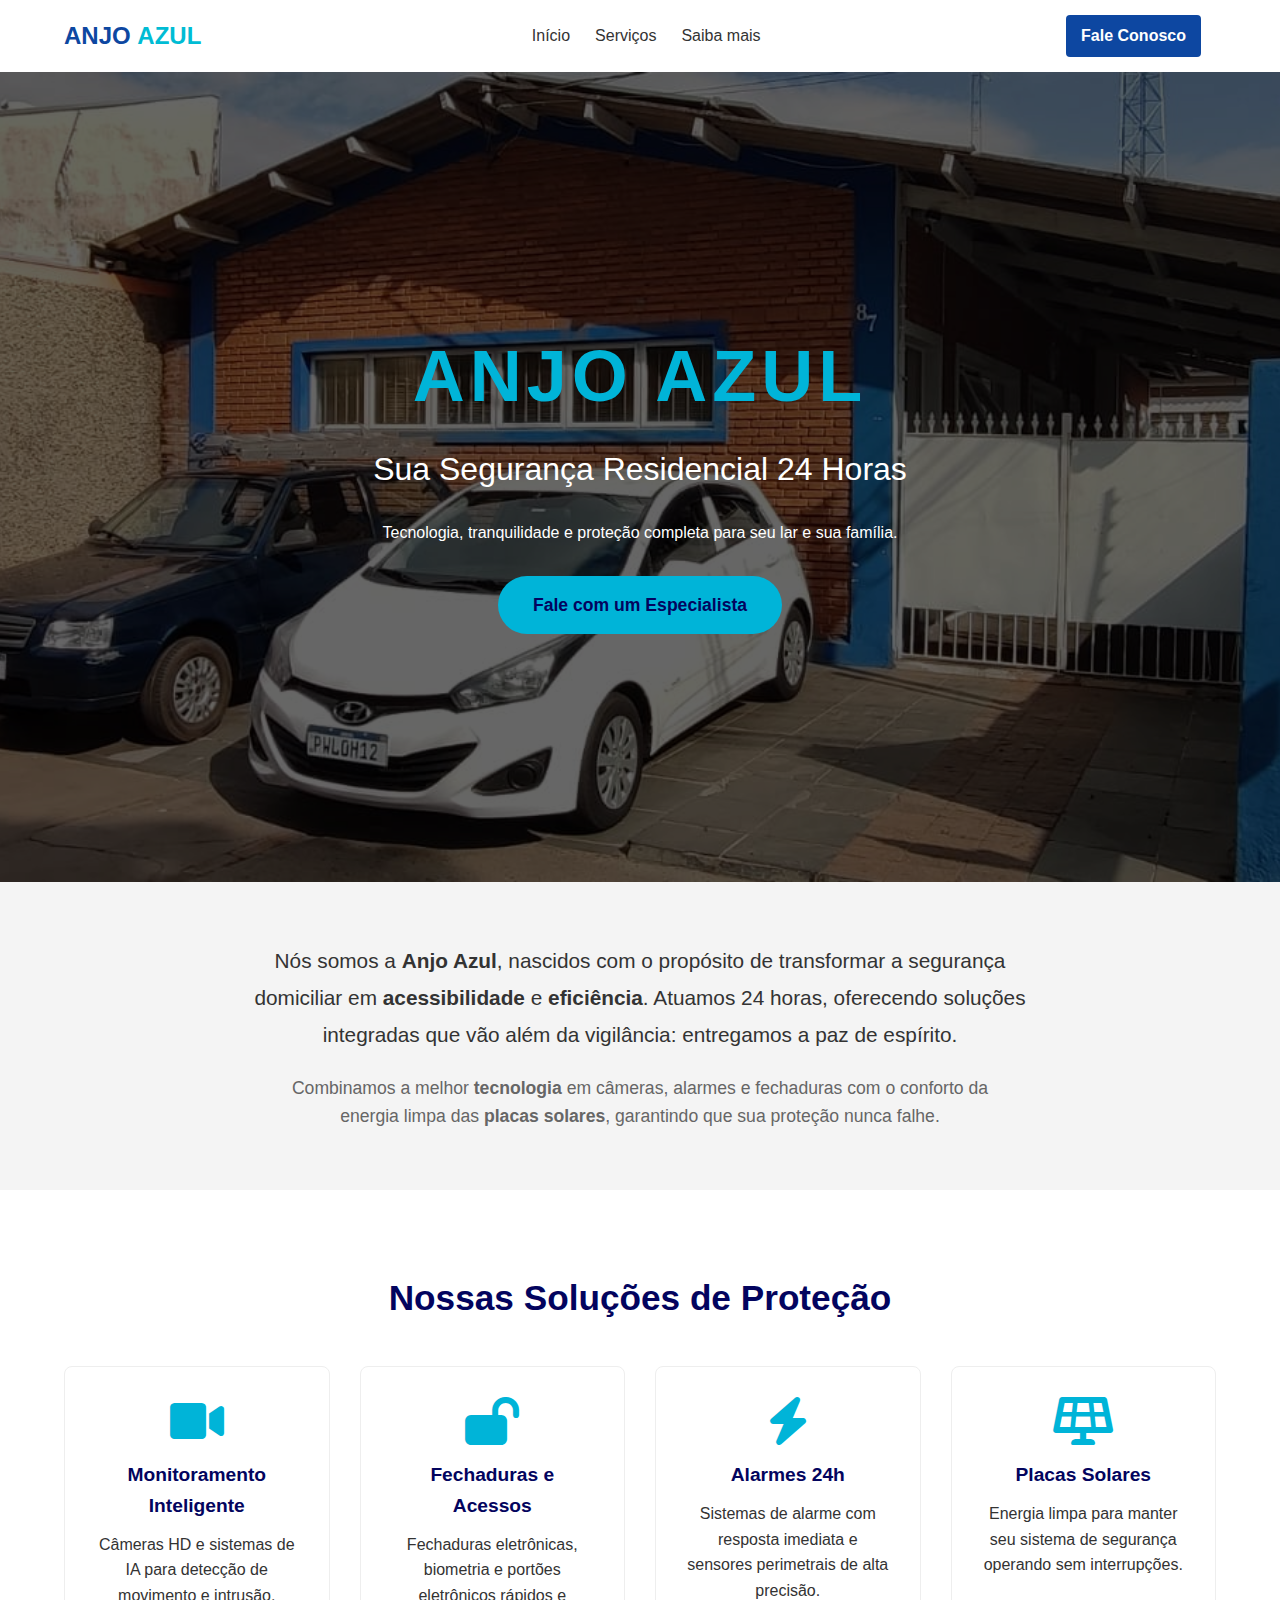
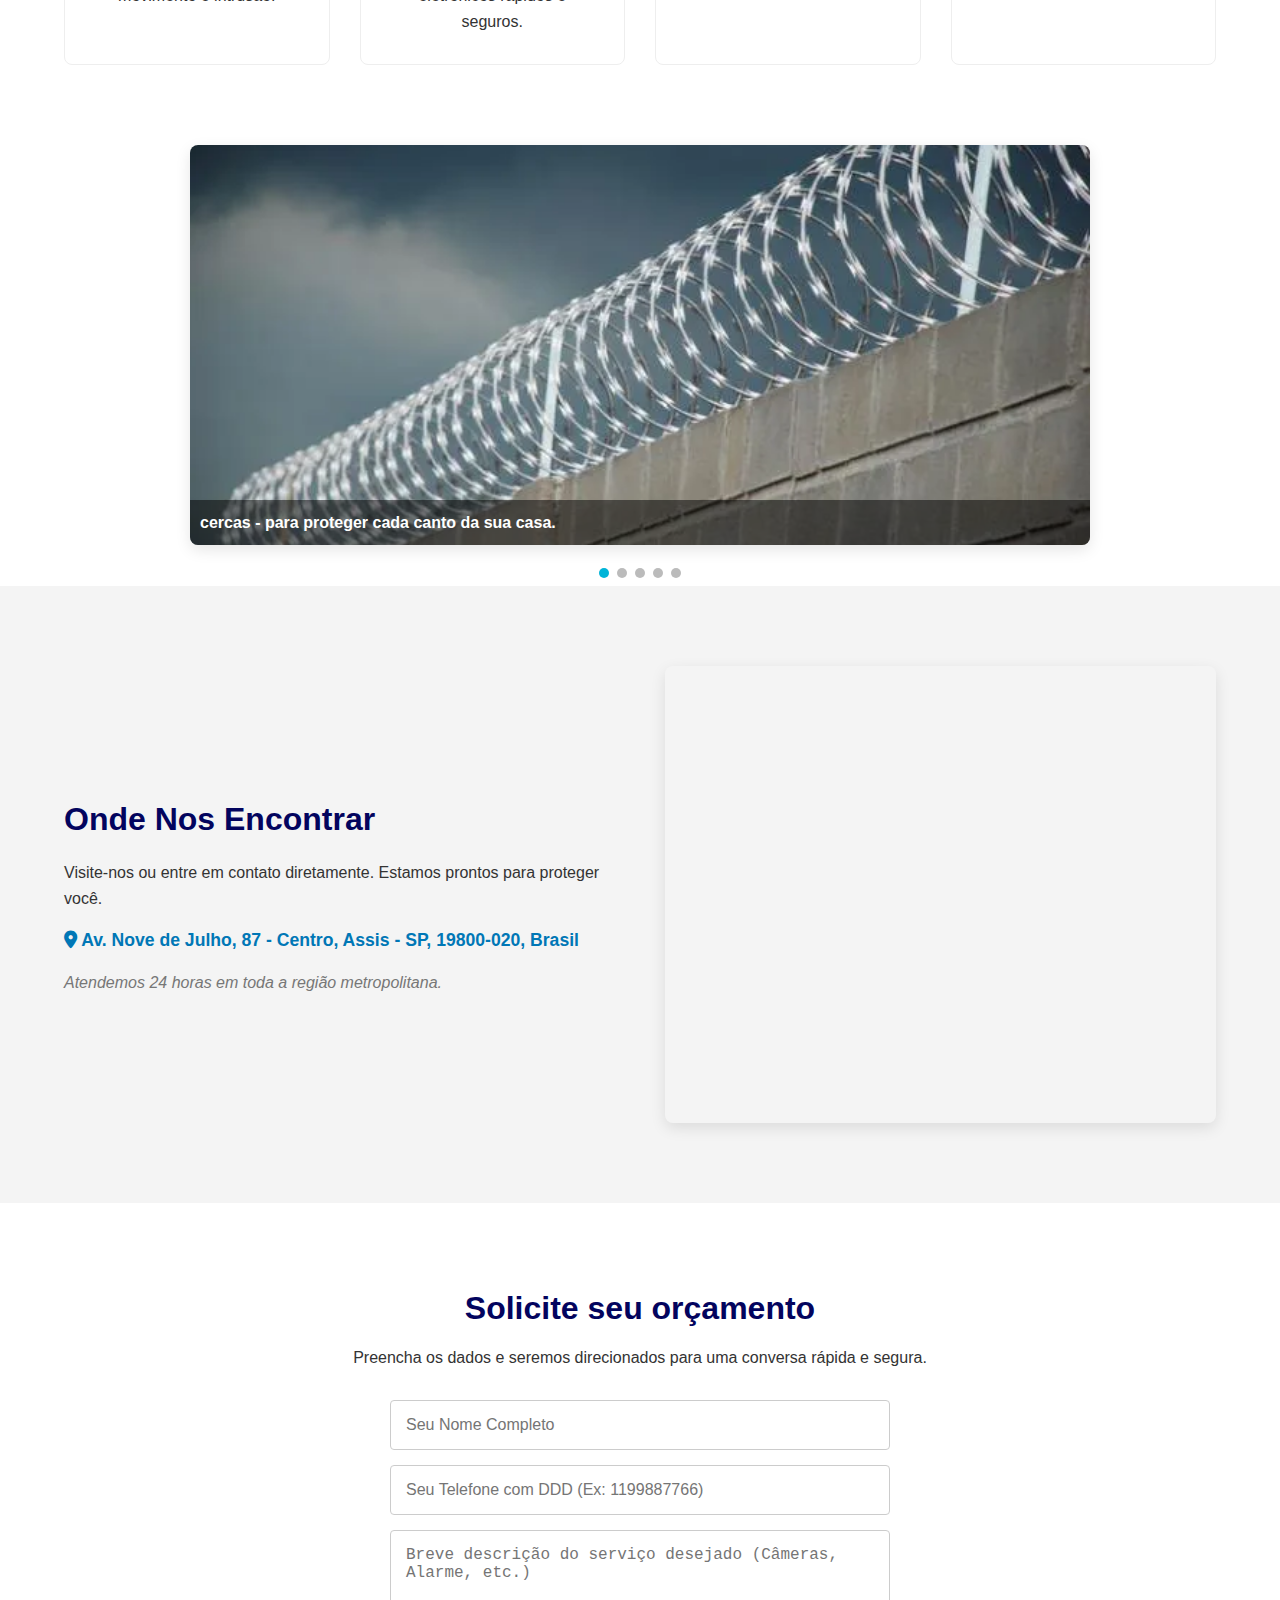
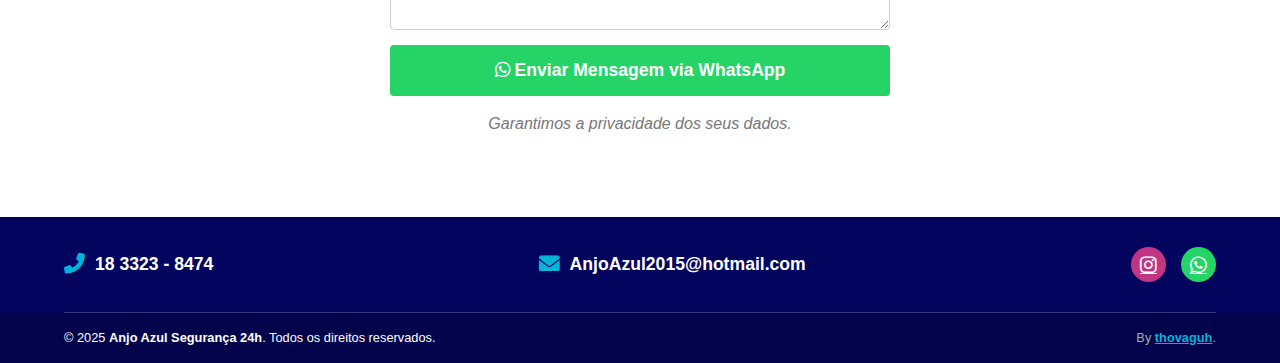
<file: index.html>
<!DOCTYPE html>
<html lang="pt-br">
  <head>
    <meta charset="UTF-8" />
    <meta name="viewport" content="width=device-width, initial-scale=1.0" />
    <title>Anjo Azul 24h - Segurança Residencial</title>
    <link rel="stylesheet" href="styles.css" />
    <link
      rel="stylesheet"
      href="https://cdnjs.cloudflare.com/ajax/libs/font-awesome/6.0.0-beta3/css/all.min.css"
    />
    <link rel="shortcut icon" href="imagens/aguia.png" type="image/x-icon" />
  </head>
  <body>
    <header class="header">
      <div class="container">
        <div class="logo">ANJO <strong>AZUL</strong></div>
        <nav class="nav">
          <ul>
            <li><a href="index.html">Início</a></li>
            <li><a href="#services-section">Serviços</a></li>
            <li><a href="protecao.html">Saiba mais</a></li>
          </ul>
        </nav>
        <div class="header-actions">
          <a href="#contact-section" class="btn-contact">Fale Conosco </a>
        </div>
      </div>
    </header>

    <main>
      <section class="anjo-azul-hero">
        <div class="hero-overlay"></div>
        <div class="container hero-content-anjo">
          <h1 class="animate-in">ANJO AZUL</h1>
          <h2 class="animate-in">Sua Segurança Residencial 24 Horas</h2>
          <p class="animate-in">
            Tecnologia, tranquilidade e proteção completa para seu lar e sua
            família.
          </p>
          <a href="#contact-form-section" class="btn-hero-cta animate-in"
            >Fale com um Especialista
          </a>
        </div>
      </section>

      <section class="about-anjo-azul">
        <div class="container">
          <p class="about-text">
            Nós somos a <strong>Anjo Azul</strong>, nascidos com o propósito de
            transformar a segurança domiciliar em
            <strong>acessibilidade</strong> e <strong>eficiência</strong>.
            Atuamos 24 horas, oferecendo soluções integradas que vão além da
            vigilância: entregamos a paz de espírito.
          </p>
          <p class="about-text-secondary">
            Combinamos a melhor <strong>tecnologia</strong> em câmeras, alarmes
            e fechaduras com o conforto da energia limpa das
            <strong>placas solares</strong>, garantindo que sua proteção nunca
            falhe.
          </p>
        </div>
      </section>

      <section id="services-section" class="services-anjo-azul">
        <div class="container">
          <h3>Nossas Soluções de Proteção</h3>
          <div class="services-grid">
            <div class="service-card">
              <i class="fas fa-video"></i>
              <h4>Monitoramento Inteligente</h4>
              <p>
                Câmeras HD e sistemas de IA para detecção de movimento e
                intrusão.
              </p>
            </div>
            <div class="service-card">
              <i class="fas fa-lock-open"></i>
              <h4>Fechaduras e Acessos</h4>
              <p>
                Fechaduras eletrônicas, biometria e portões eletrônicos rápidos
                e seguros.
              </p>
            </div>
            <div class="service-card">
              <i class="fas fa-bolt"></i>
              <h4>Alarmes 24h</h4>
              <p>
                Sistemas de alarme com resposta imediata e sensores perimetrais
                de alta precisão.
              </p>
            </div>
            <div class="service-card">
              <i class="fas fa-solar-panel"></i>
              <h4>Placas Solares</h4>
              <p>
                Energia limpa para manter seu sistema de segurança operando sem
                interrupções.
              </p>
            </div>
          </div>
        </div>
      </section>
      <div class="carousel-container">
        <div class="carousel-track" id="photo-track">
          <div class="carousel-item">
            <img
              src="imagens/editar slides com gemini para direitos autorais/cercas.webp"
              alt="Estrutura da Sede Anjo Azul"
            />
            <p>cercas - para proteger cada canto da sua casa.</p>
          </div>
          <div class="carousel-item">
            <img
              src="imagens/editar slides com gemini para direitos autorais/instalarplacasolar.jpeg"
              alt="Exemplo de Câmera de Segurança"
            />
            <p>Placas solares - reduza suas contas de luz.</p>
          </div>
          <div class="carousel-item">
            <img
              src="imagens/editar slides com gemini para direitos autorais/instalarcameras.png"
              alt="Instalação de Alarmes"
            />
            <p>Cameras de alto padrão - monitoramento 24h.</p>
          </div>
          <div class="carousel-item">
            <img
              src="imagens/editar slides com gemini para direitos autorais/alarmes.webp"
              alt="Exemplo de Câmera de Segurança"
            />
            <p>alarmes - para deixar voce mais seguro.</p>
          </div>
          <div class="carousel-item">
            <img
              src="imagens/editar slides com gemini para direitos autorais/interfones.jpg"
              alt="Exemplo de Câmera de Segurança"
            />
            <p>interfones - segurança de ponta a ponta.</p>
          </div>
        </div>
      </div>

      <div class="carousel-dots" id="carousel-dots"></div>

      <section class="location-map">
        <div class="container map-grid">
          <div class="location-info">
            <h3>Onde Nos Encontrar</h3>
            <p>
              Visite-nos ou entre em contato diretamente. Estamos prontos para
              proteger você.
            </p>
            <p class="address">
              <i class="fas fa-map-marker-alt"></i> Av. Nove de Julho, 87 -
              Centro, Assis - SP, 19800-020, Brasil
            </p>
            <p class="address-note">
              Atendemos 24 horas em toda a região metropolitana.
            </p>
          </div>
          <div class="map-embed">
            <iframe
              src="https://www.google.com/maps/embed?pb=!1m18!1m12!1m3!1d3681.7422068638484!2d-50.42531582381345!3d-22.663398329219678!2m3!1f0!2f0!3f0!3m2!1i1024!2i768!4f13.1!3m3!1m2!1s0x949539848f2cb573%3A0x77849037f705a284!2sAnjo%20Azul!5e0!3m2!1spt-BR!2sbr!4v1761237423068!5m2!1spt-BR!2sbr"
              width="600"
              height="450"
              style="border: 0"
              allowfullscreen=""
              loading="lazy"
              referrerpolicy="no-referrer-when-downgrade"
            ></iframe>
          </div>
        </div>
      </section>

      <section id="contact-form-section" class="contact-form-whatsapp">
        <div class="container">
          <h3>Solicite seu orçamento</h3>
          <p>
            Preencha os dados e seremos direcionados para uma conversa rápida e
            segura.
          </p>

          <form id="whatsapp-form" class="whatsapp-form">
            <input
              type="text"
              name="nome"
              placeholder="Seu Nome Completo"
              required
            />
            <input
              type="tel"
              name="telefone"
              placeholder="Seu Telefone com DDD (Ex: 1199887766)"
              required
            />
            <textarea
              name="mensagem"
              placeholder="Breve descrição do serviço desejado (Câmeras, Alarme, etc.)"
              required
            ></textarea>

            <button type="submit" class="btn-whatsapp">
              <i class="fab fa-whatsapp"></i> Enviar Mensagem via WhatsApp
            </button>
          </form>

          <p class="form-note">Garantimos a privacidade dos seus dados.</p>
        </div>
      </section>
    </main>

    <footer class="footer-anjo-azul">
      <div class="container footer-grid">
        <div class="footer-contact-item">
          <i class="fas fa-phone-alt"></i>
          <a href="tel:+551833238474" class="footer-link"
            ><strong>18 3323 - 8474</strong></a
          >
        </div>

        <div class="footer-contact-item">
          <i class="fas fa-envelope"></i>
          <a href="mailto:AnjoAzul2015@hotmail.com" class="footer-link"
            ><strong>AnjoAzul2015@hotmail.com</strong></a
          >
        </div>

        <div class="social-links-footer">
          <a
            href="https://www.instagram.com/anjo__azull/"
            target="_blank"
            class="social-icon-footer instagram-bg"
            aria-label="Instagram"
            ><i class="fab fa-instagram"></i
          ></a>
          <a
            href="https://wa.me/5518997441247"
            target="_blank"
            class="social-icon-footer whatsapp-bg"
            aria-label="WhatsApp"
            ><i class="fab fa-whatsapp"></i
          ></a>
        </div>
      </div>

      <div class="rights-bar">
        <div class="container">
          <p>
            &copy; 2025 <strong>Anjo Azul Segurança 24h</strong>. Todos os
            direitos reservados.
          </p>
          <p class="creator-note">
            By
            <strong
              ><a href="mailto:gusthavoerick09@gmail.com">thovaguh</a></strong
            >.
          </p>
        </div>
      </div>
    </footer>
    <script>
      // parte das fotos
      const track = document.getElementById("photo-track");
      const dotsContainer = document.getElementById("carousel-dots");

      // Verificamos se o carrossel existe antes de tentar manipulá-lo
      if (track) {
        const items = track.querySelectorAll(".carousel-item");
        const totalItems = items.length;
        let currentIndex = 0;
        const intervalTime = 1000; // Tempo em milissegundos (4 segundos)
        let slideInterval;

        // Função para ir diretamente a um slide
        function goToSlide(index) {
          currentIndex = index;
          updateCarousel();
          // Reseta o temporizador para que o slide automático não pule
          clearInterval(slideInterval);
          slideInterval = setInterval(nextSlide, intervalTime);
        }

        // Função para ir para o próximo slide
        function nextSlide() {
          currentIndex++;
          if (currentIndex >= totalItems) {
            currentIndex = 0; // Volta ao início (efeito infinito)
          }
          updateCarousel();
        }

        // Função que aplica a transformação CSS e atualiza os dots
        function updateCarousel() {
          const offset = -currentIndex * 100;
          track.style.transform = `translateX(${offset}%)`;
          updateDots();
        }

        // Cria os dots de navegação e os atualiza
        function updateDots() {
          dotsContainer.innerHTML = "";
          for (let i = 0; i < totalItems; i++) {
            const dot = document.createElement("span");
            dot.classList.add("dot");
            if (i === currentIndex) {
              dot.classList.add("active");
            }
            dot.onclick = () => goToSlide(i);
            dotsContainer.appendChild(dot);
          }
        }

        // Inicializa o carrossel
        updateCarousel();
        slideInterval = setInterval(nextSlide, intervalTime);

        // Pausar o slide quando o mouse estiver sobre o carrossel
        const carouselContainer = document.querySelector(".carousel-container");
        carouselContainer.addEventListener("mouseenter", () =>
          clearInterval(slideInterval)
        );
        carouselContainer.addEventListener(
          "mouseleave",
          () => (slideInterval = setInterval(nextSlide, intervalTime))
        );
      }

      // LÓGICA DO WHATSAPP
      const whatsappForm = document.getElementById("whatsapp-form");
      if (whatsappForm) {
        whatsappForm.addEventListener("submit", function (event) {
          event.preventDefault();

          const nome = document.querySelector('input[name="nome"]').value;
          const telefone = document.querySelector(
            'input[name="telefone"]'
          ).value;
          const mensagem = document.querySelector(
            'textarea[name="mensagem"]'
          ).value;

          const numeroWhatsApp = "551199887766";

          const textoMensagem = `Olá, Anjo Azul! Meu nome é ${nome} e meu telefone é ${telefone}. Gostaria de um orçamento para: ${mensagem}`;

          const linkWhatsApp = `https://wa.me/${numeroWhatsApp}?text=${encodeURIComponent(
            textoMensagem
          )}`;

          window.open(linkWhatsApp, "_blank");
        });
      }
    </script>
  </body>
</html>
</file>
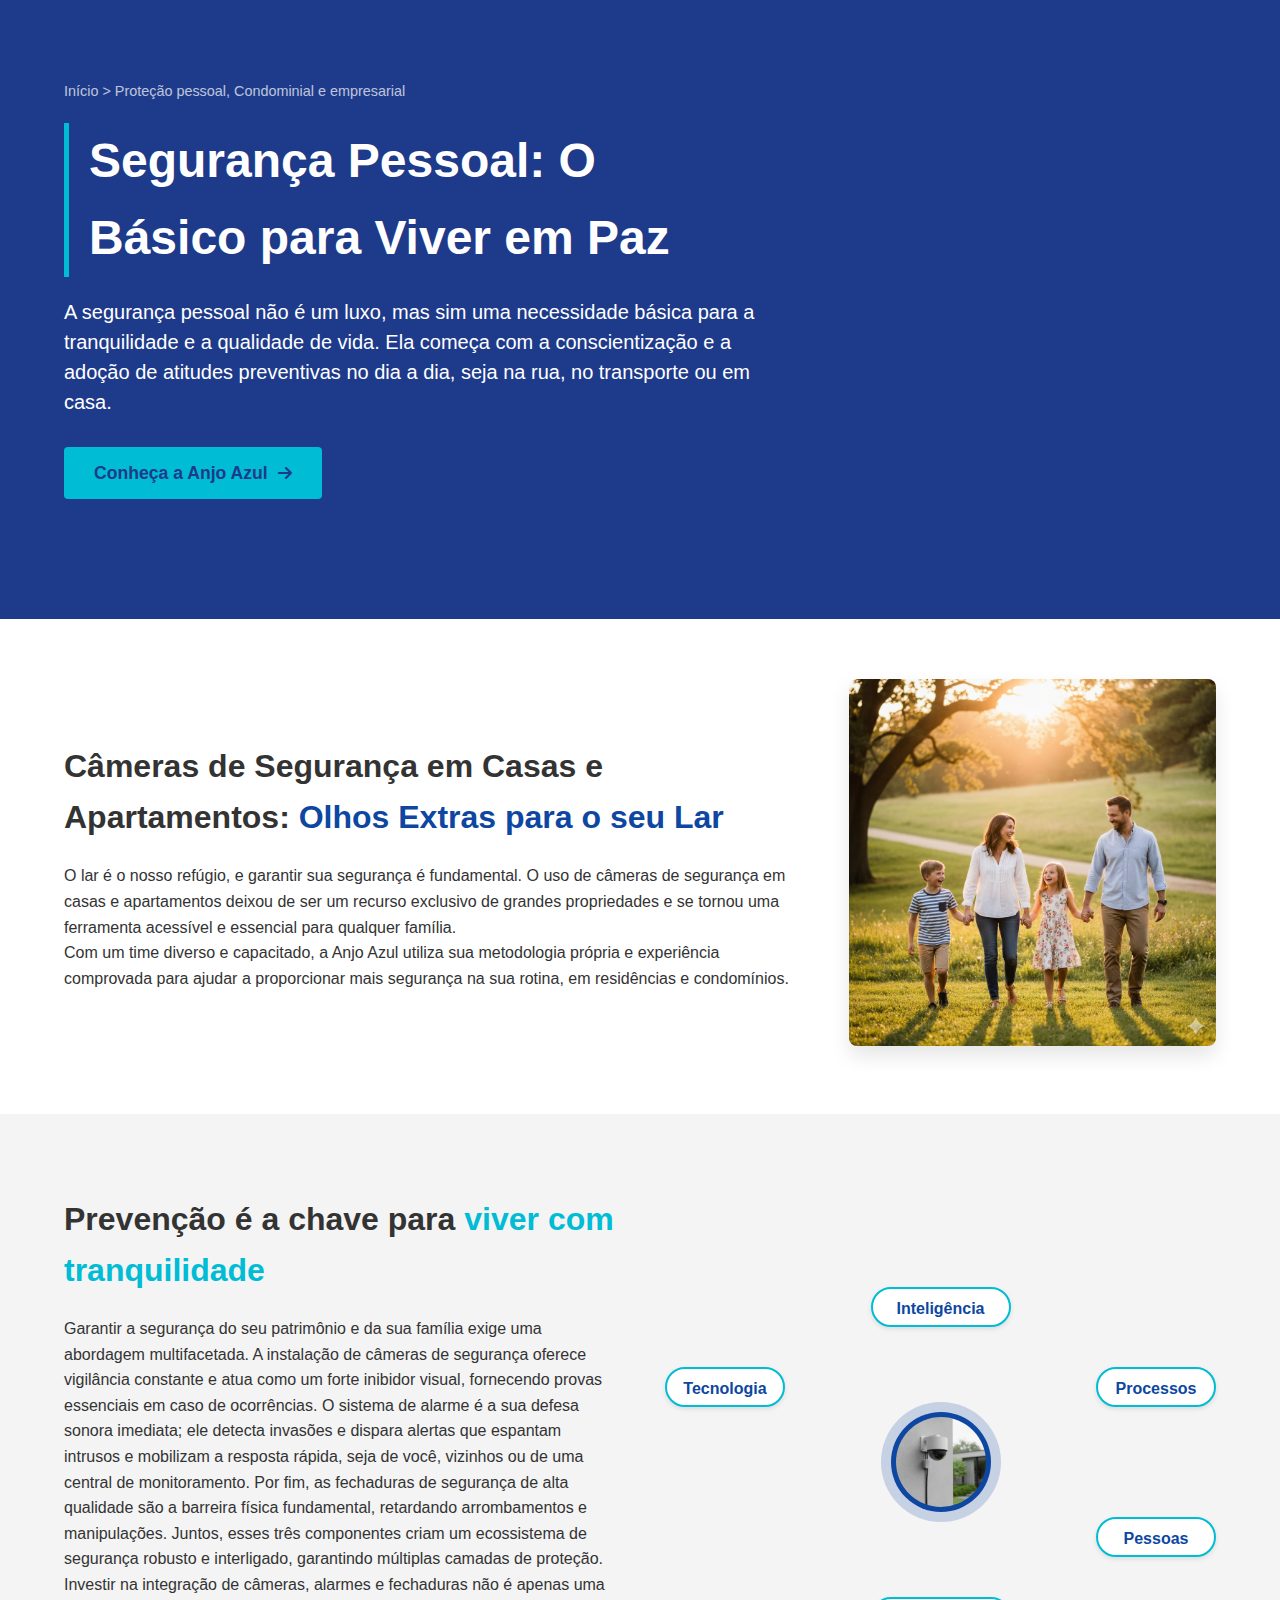
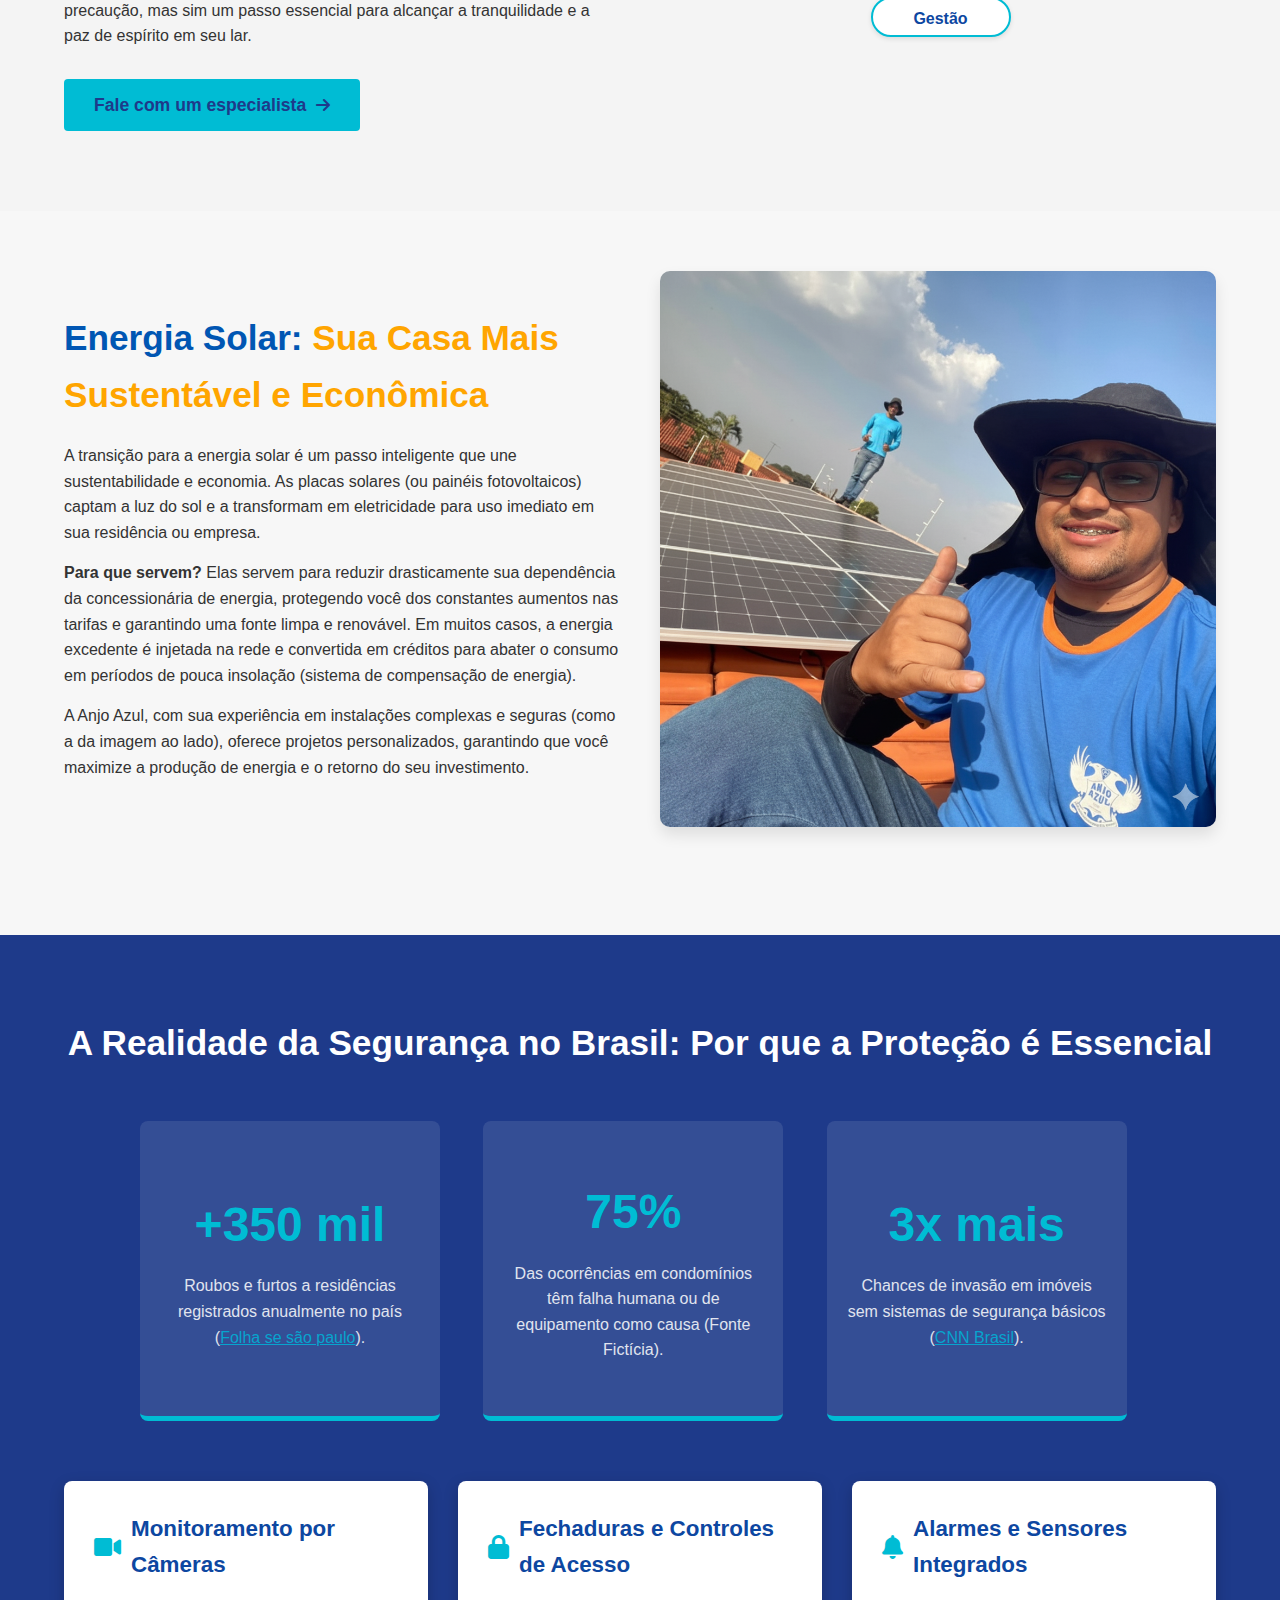
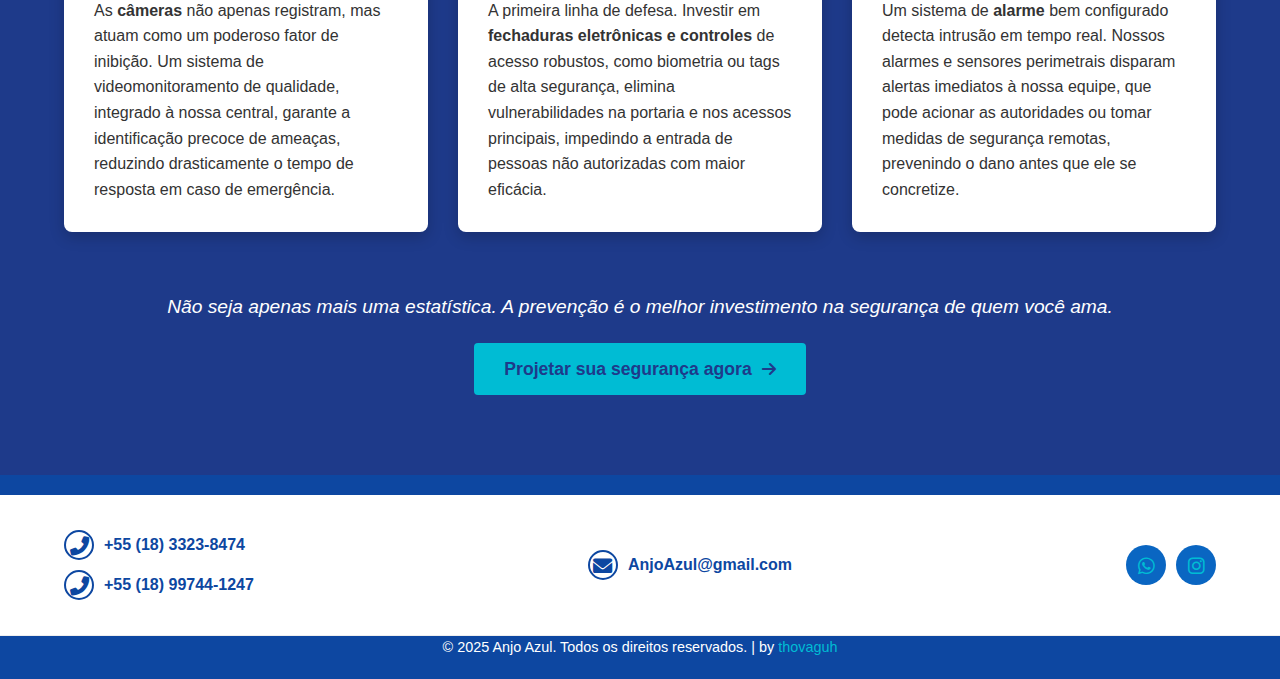
<file: protecao.html>
<!DOCTYPE html>
<html lang="pt-br">
  <head>
    <meta charset="UTF-8" />
    <meta name="viewport" content="width=device-width, initial-scale=1.0" />
    <title>Anjo Azul - Proteção Pessoal, Condominial e empresarial</title>
    <link rel="stylesheet" href="styles.css" />
    <link
      rel="stylesheet"
      href="https://cdnjs.cloudflare.com/ajax/libs/font-awesome/6.0.0-beta3/css/all.min.css"
    />
    <link rel="shortcut icon" href="imagens/aguia.png" type="image/x-icon" />
  </head>
  <body>
    <main>
      <section class="hero-section">
        <div class="container">
          <p class="breadcrumb">
            Início > Proteção pessoal, Condominial e empresarial
          </p>
          <div class="hero-content">
            <h1>
              Segurança Pessoal: <strong>O Básico para Viver em Paz</strong>
            </h1>
            <p class="subtitle">
              A segurança pessoal não é um luxo, mas sim uma necessidade básica
              para a tranquilidade e a qualidade de vida. Ela começa com a
              conscientização e a adoção de atitudes preventivas no dia a dia,
              seja na rua, no transporte ou em casa.
            </p>
            <a href="index.html" class="btn-specialist"
              >Conheça a Anjo Azul <i class="fas fa-arrow-right"></i
            ></a>
          </div>
        </div>
      </section>

      <section class="complete-protection-section">
        <div class="container">
          <div class="content-left">
            <h2>
              Câmeras de Segurança em Casas e Apartamentos:<strong>
                Olhos Extras para o seu Lar</strong
              >
            </h2>
            <p>
              O lar é o nosso refúgio, e garantir sua segurança é fundamental. O
              uso de câmeras de segurança em casas e apartamentos deixou de ser
              um recurso exclusivo de grandes propriedades e se tornou uma
              ferramenta acessível e essencial para qualquer família.
            </p>
            <p>
              Com um time diverso e capacitado, a Anjo Azul utiliza sua
              metodologia própria e experiência comprovada para ajudar a
              proporcionar mais segurança na sua rotina, em residências e
              condomínios.
            </p>
          </div>
          <div class="image-right">
            <img src="imagens/familia.png" alt="Família feliz e segura" />
          </div>
        </div>
      </section>

      <section class="prevention-section">
        <div class="container">
          <div class="prevention-content">
            <h2>
              Prevenção é a chave para<strong> viver com tranquilidade</strong>
            </h2>
            <p>
              Garantir a segurança do seu patrimônio e da sua família exige uma
              abordagem multifacetada. A instalação de câmeras de segurança
              oferece vigilância constante e atua como um forte inibidor visual,
              fornecendo provas essenciais em caso de ocorrências. O sistema de
              alarme é a sua defesa sonora imediata; ele detecta invasões e
              dispara alertas que espantam intrusos e mobilizam a resposta
              rápida, seja de você, vizinhos ou de uma central de monitoramento.
              Por fim, as fechaduras de segurança de alta qualidade são a
              barreira física fundamental, retardando arrombamentos e
              manipulações. Juntos, esses três componentes criam um ecossistema
              de segurança robusto e interligado, garantindo múltiplas camadas
              de proteção. Investir na integração de câmeras, alarmes e
              fechaduras não é apenas uma precaução, mas sim um passo essencial
              para alcançar a tranquilidade e a paz de espírito em seu lar.
            </p>

            <a href="#" class="btn-specialist"
              >Fale com um especialista <i class="fas fa-arrow-right"></i
            ></a>
          </div>
          <div class="prevention-diagram">
            <div class="diagram-center">
              <img
                src="imagens/camera.png"
                alt="5 Elementos de Segurança"
                class="center-image"
              />
            </div>
            <div class="element inteligencia">Inteligência</div>
            <div class="element processos">Processos</div>
            <div class="element pessoas">Pessoas</div>
            <div class="element gestao">Gestão</div>
            <div class="element tecnologia">Tecnologia</div>
          </div>
        </div>
      </section>

      <section class="solar-energy-section">
        <div class="container">
          <div class="solar-content-left">
            <h2>
              Energia Solar:
              <strong>Sua Casa Mais Sustentável e Econômica</strong>
            </h2>
            <p>
              A transição para a energia solar é um passo inteligente que une
              sustentabilidade e economia. As placas solares (ou painéis
              fotovoltaicos) captam a luz do sol e a transformam em eletricidade
              para uso imediato em sua residência ou empresa.
            </p>
            <p>
              <strong>Para que servem?</strong> Elas servem para reduzir
              drasticamente sua dependência da concessionária de energia,
              protegendo você dos constantes aumentos nas tarifas e garantindo
              uma fonte limpa e renovável. Em muitos casos, a energia excedente
              é injetada na rede e convertida em créditos para abater o consumo
              em períodos de pouca insolação (sistema de compensação de
              energia).
            </p>
            <p>
              A Anjo Azul, com sua experiência em instalações complexas e
              seguras (como a da imagem ao lado), oferece projetos
              personalizados, garantindo que você maximize a produção de energia
              e o retorno do seu investimento.
            </p>
          </div>
          <div class="solar-image-right">
            <img
              src="imagens/trabalhadoranjozaul.png"
              alt="Instalação de Placas Solares pela Anjo Azul"
            />
          </div>
        </div>
            
          </div>
        </div>
      </section>
      <section class="stats-protection-section">
        <div class="container">
          <h2>
            A Realidade da Segurança no Brasil: Por que a Proteção é Essencial
          </h2>
          <div class="stats-grid">
            <div class="stat-box">
              <span class="number">+350 mil</span>
              <p>
                Roubos e furtos a residências registrados anualmente no país (<a
                  href="https://www1.folha.uol.com.br/cotidiano/2025/07/brasil-tem-21-milhoes-de-golpes-e-bate-recorde-mesmo-com-queda-de-roubos-de-celular.shtml#:~:text=O%20Brasil%20teve%20374%2C7,quinta%2Dfeira%20(24)."
                  target="_blank"
                  >Folha se são paulo</a
                >).
              </p>
            </div>
            <div class="stat-box">
              <span class="number">75%</span>
              <p>
                Das ocorrências em condomínios têm falha humana ou de
                equipamento como causa (Fonte Fictícia).
              </p>
            </div>
            <div class="stat-box">
              <span class="number">3x mais</span>
              <p>
                Chances de invasão em imóveis sem sistemas de segurança básicos
                (<a
                  href="https://www.cnnbrasil.com.br/nacional/numero-de-roubos-e-3-vezes-o-de-casos-registrados-em-delegacias-diz-pesquisa/"
                  target="_blank"
                  >CNN Brasil</a
                >).
              </p>
            </div>
          </div>

          <div class="protection-benefits">
            <div class="benefit-card">
              <h3><i class="fas fa-video"></i> Monitoramento por Câmeras</h3>
              <p>
                As <strong>câmeras</strong> não apenas registram, mas atuam como
                um poderoso fator de inibição. Um sistema de videomonitoramento
                de qualidade, integrado à nossa central, garante a identificação
                precoce de ameaças, reduzindo drasticamente o tempo de resposta
                em caso de emergência.
              </p>
            </div>
            <div class="benefit-card">
              <h3>
                <i class="fas fa-lock"></i> Fechaduras e Controles de Acesso
              </h3>
              <p>
                A primeira linha de defesa. Investir em
                <strong>fechaduras eletrônicas e controles</strong> de acesso
                robustos, como biometria ou tags de alta segurança, elimina
                vulnerabilidades na portaria e nos acessos principais, impedindo
                a entrada de pessoas não autorizadas com maior eficácia.
              </p>
            </div>
            <div class="benefit-card">
              <h3><i class="fas fa-bell"></i> Alarmes e Sensores Integrados</h3>
              <p>
                Um sistema de <strong>alarme</strong> bem configurado detecta
                intrusão em tempo real. Nossos alarmes e sensores perimetrais
                disparam alertas imediatos à nossa equipe, que pode acionar as
                autoridades ou tomar medidas de segurança remotas, prevenindo o
                dano antes que ele se concretize.
              </p>
            </div>
          </div>

          <div class="cta-stat-bottom">
            <p>
              Não seja apenas mais uma estatística. A prevenção é o melhor
              investimento na segurança de quem você ama.
            </p>
            <a
              href="https://wa.me/5518997441247"
              target="_blank"
              class="btn-specialist"
              >Projetar sua segurança agora <i class="fas fa-arrow-right"></i
            ></a>
          </div>
        </div>
      </section>
    </main>

    <footer class="footer">
      <div class="contact-bar">
        <div class="container">
          <div class="contact-info phones">
            <p><i class="fas fa-phone-alt"></i> +55 (18) 3323-8474</p>
            <p><i class="fas fa-phone-alt"></i> +55 (18) 99744-1247</p>
          </div>
          <div class="contact-info email">
            <a href="mailto:AnjoAzul.2015@hotmail.com"
              ><i class="fas fa-envelope"></i> AnjoAzul@gmail.com</a
            >
          </div>
          <div class="social-links">
            <a
              href="https://wa.me/5518997441247"
              class="social-icon linkedin"
              aria-label="whatsapp"
              ><i class="fa-brands fa-whatsapp"></i
            ></a>
            <a
              href="https://www.instagram.com/anjo__azull/"
              class="social-icon instagram"
              aria-label="Instagram"
              ><i class="fab fa-instagram"></i
            ></a>
          </div>
        </div>
      </div>
      <div class="container">
        <p>
          &copy; 2025 Anjo Azul. Todos os direitos reservados. | by
          <a href="mailto:gusthavoerick09@gmail.com">thovaguh</a>
        </p>
      </div>
    </footer>
  </body>
</html>
</file>
<file: styles.css>
/* --- NOVA PÁGINA INICIAL - ANJO AZUL --- */

/* Variáveis para a Anjo Azul (se quiser mudar a paleta) */
:root {
  --anjo-azul-color: #0077b6; /* Azul do Anjo Azul */
  --anjo-dark-color: #03045e; /* Azul Marinho Escuro */
  --anjo-accent-color: #00b4d8; /* Azul Claro/Céu */

  /* Variáveis para fácil alteração de cores (Mantidas do original para a seção Proteção) */
  --primary-color: #0d47a1; /* Azul Marinho Escuro */
  --secondary-color: #00bcd4; /* Azul/Verde Água para destaque */
  --text-color: #333;
  --light-bg: #f4f4f4;
  --dark-bg: #1e3a8a; /* Azul um pouco mais claro para cabeçalho */
}
a {
  color: var(--anjo-accent-color);
}
/* Reset básico */
* {
  margin: 0;
  padding: 0;
  box-sizing: border-box;
}

body {
  font-family: "Arial", sans-serif;
  line-height: 1.6;
  color: var(--text-color);
}

.container {
  width: 90%;
  max-width: 1200px;
  margin: 0 auto;
}

/* Ajuste do Logotipo */
.logo {
  color: var(--anjo-dark-color);
}
.logo strong {
  color: var(--anjo-accent-color);
}

/* --- ESTILOS GERAIS DE BOTÃO --- */

.btn-specialist {
  display: inline-flex;
  align-items: center;
  text-decoration: none;
  background-color: var(--secondary-color);
  color: var(--dark-bg);
  padding: 12px 30px;
  border-radius: 4px;
  font-weight: 700;
  font-size: 1.1rem;
  transition: background-color 0.3s;
}

.btn-specialist:hover {
  background-color: #00e5ff; /* Um tom mais claro */
}

.btn-specialist .fas {
  margin-left: 10px;
  font-size: 1rem;
}

/* --- Hero Section Anjo Azul --- */
.anjo-azul-hero {
  /* Use uma imagem de fundo para o minimalismo impactante */
  background-image: url(imagens/anjoazul.jpeg);
  background-size: cover;
  background-position: center;
  height: 90vh; /* Ocupa 90% da altura da tela */
  display: flex;
  align-items: center;
  justify-content: center;
  text-align: center;
  position: relative;
  color: white;
}

.hero-overlay {
  position: absolute;
  top: 0;
  left: 0;
  width: 100%;
  height: 100%;
  background-color: rgba(
    0,
    0,
    0,
    0.6
  ); /* Sobreposição escura para destacar o texto */
}

.hero-content-anjo {
  position: relative;
  z-index: 10;
  max-width: 800px;
}

.hero-content-anjo h1 {
  font-size: 4.5rem;
  margin-bottom: 10px;
  font-weight: 900;
  letter-spacing: 5px;
  color: var(--anjo-accent-color);
}

.hero-content-anjo h2 {
  font-size: 2rem;
  margin-bottom: 25px;
  font-weight: 300;
}

.btn-hero-cta {
  display: inline-flex;
  align-items: center;
  text-decoration: none;
  background-color: var(--anjo-accent-color);
  color: var(--anjo-dark-color);
  padding: 15px 35px;
  border-radius: 50px; /* Botão arredondado */
  font-weight: 700;
  font-size: 1.1rem;
  margin-top: 30px;
  transition: background-color 0.3s, transform 0.3s;
}
.btn-hero-cta:hover {
  background-color: #48cae4;
  transform: translateY(-2px);
}

/* --- Seção Sobre a Empresa --- */
.about-anjo-azul {
  padding: 60px 0;
  background-color: var(--light-bg);
  text-align: center;
}

.about-text {
  font-size: 1.3rem;
  max-width: 800px;
  margin: 0 auto 20px;
  line-height: 1.8;
}

.about-text-secondary {
  font-size: 1.1rem;
  max-width: 700px;
  margin: 0 auto;
  color: #666;
}

/* --- Seção de Serviços --- */
.services-anjo-azul {
  padding: 80px 0;
  text-align: center;
}

.services-anjo-azul h3 {
  font-size: 2.2rem;
  margin-bottom: 40px;
  color: var(--anjo-dark-color);
}

.services-grid {
  display: grid;
  grid-template-columns: repeat(4, 1fr);
  gap: 30px;
}

.service-card {
  padding: 30px;
  border: 1px solid #eee;
  border-radius: 8px;
  transition: box-shadow 0.3s, transform 0.3s;
}

.service-card:hover {
  box-shadow: 0 10px 20px rgba(0, 0, 0, 0.1);
  transform: translateY(-5px);
}

.service-card i {
  font-size: 3rem;
  color: var(--anjo-accent-color);
  margin-bottom: 15px;
}

.service-card h4 {
  font-size: 1.2rem;
  color: var(--anjo-dark-color);
  margin-bottom: 10px;
}

/* --- Seção de Localização e Mapa --- */
.location-map {
  padding: 80px 0;
  background-color: var(--light-bg);
}

.map-grid {
  display: flex;
  gap: 50px;
  align-items: center;
}

.location-info {
  flex: 1;
  text-align: left;
}

.location-info h3 {
  font-size: 2rem;
  color: var(--anjo-dark-color);
  margin-bottom: 15px;
}

.address {
  font-size: 1.1rem;
  margin: 15px 0;
  font-weight: 600;
  color: var(--anjo-azul-color);
}

.address-note {
  font-style: italic;
  color: #777;
}

.map-embed {
  flex: 1;
  border-radius: 8px;
  overflow: hidden;
  box-shadow: 0 5px 15px rgba(0, 0, 0, 0.1);
}

/* --- Seção de Formulário (WhatsApp) --- */
.contact-form-whatsapp {
  padding: 80px 0;
  text-align: center;
  background-color: white;
}

.contact-form-whatsapp h3 {
  font-size: 2rem;
  color: var(--anjo-dark-color);
  margin-bottom: 10px;
}

.whatsapp-form {
  max-width: 500px;
  margin: 30px auto 15px;
  display: flex;
  flex-direction: column;
  gap: 15px;
}

.whatsapp-form input,
.whatsapp-form textarea {
  width: 100%;
  padding: 15px;
  border: 1px solid #ccc;
  border-radius: 4px;
  font-size: 1rem;
}

.whatsapp-form textarea {
  resize: vertical;
  min-height: 100px;
}

.btn-whatsapp {
  background-color: #25d366; /* Verde WhatsApp */
  color: white;
  border: none;
  padding: 15px;
  border-radius: 4px;
  font-size: 1.1rem;
  font-weight: 700;
  cursor: pointer;
  transition: background-color 0.3s;
}

.btn-whatsapp:hover {
  background-color: #128c7e;
}

.form-note {
  font-style: italic;
  color: #777;
}

/* --- Rodapé Anjo Azul (Novo) --- */
.footer-anjo-azul {
  background-color: var(--anjo-dark-color);
  color: white;
}

.footer-grid {
  padding: 30px 0;
  display: flex;
  justify-content: space-between;
  align-items: center;
  border-bottom: 1px solid rgba(255, 255, 255, 0.2);
}

.footer-contact-item {
  display: flex;
  align-items: center;
  font-size: 1.1rem;
}

.footer-contact-item i {
  font-size: 1.3rem;
  margin-right: 10px;
  color: var(--anjo-accent-color);
}

.footer-link {
  color: white;
  text-decoration: none;
  transition: color 0.3s;
}
.footer-link:hover {
  color: var(--anjo-accent-color);
}

.social-links-footer {
  display: flex;
  gap: 15px;
}

.social-icon-footer {
  display: flex;
  justify-content: center;
  align-items: center;
  width: 35px;
  height: 35px;
  border-radius: 50%;
  color: white;
  font-size: 1.2rem;
  transition: opacity 0.3s;
}
.social-icon-footer:hover {
  opacity: 0.8;
}

.instagram-bg {
  background-color: #c13584;
}
.whatsapp-bg {
  background-color: #25d366;
}

.rights-bar {
  padding: 15px 0;
  background-color: rgba(
    0,
    0,
    0,
    0.2
  ); /* Fundo um pouco mais escuro para os direitos */
}

.rights-bar .container {
  display: flex;
  justify-content: space-between;
  font-size: 0.8rem;
}

.creator-note {
  color: #aaa;
}

/* --- RESPONSIVIDADE PARA O INDEX --- */
@media (max-width: 992px) {
  .services-grid {
    grid-template-columns: repeat(2, 1fr);
  }
  .map-grid {
    flex-direction: column;
    gap: 30px;
  }
  .location-info {
    text-align: center;
  }
}

@media (max-width: 768px) {
  .hero-content-anjo h1 {
    font-size: 3rem;
  }
  .hero-content-anjo h2 {
    font-size: 1.5rem;
  }
  .services-grid {
    grid-template-columns: 1fr;
  }
  .footer-grid {
    flex-direction: column;
    gap: 20px;
    text-align: center;
  }
  .rights-bar .container {
    flex-direction: column;
    text-align: center;
    gap: 5px;
  }
}

/* --- ESTILO DO CARROSSEL DE FOTOS --- */

.photo-carousel-section {
  padding: 60px 0 40px;
  background-color: white;
  text-align: center;
}

.photo-carousel-section h3 {
  font-size: 1.8rem;
  margin-bottom: 30px;
  color: var(--anjo-dark-color);
}

.carousel-container {
  overflow: hidden;
  position: relative;
  max-width: 900px;
  margin: 0 auto;
  border-radius: 8px;
  box-shadow: 0 5px 15px rgba(0, 0, 0, 0.1);
}

.carousel-track {
  display: flex;
  transition: transform 0.5s ease-in-out;
}

.carousel-item {
  min-width: 100%; /* Cada item ocupa 100% da largura do container */
  box-sizing: border-box;
  position: relative;
}

.carousel-item img {
  width: 100%;
  height: auto;
  display: block;
  max-height: 400px; /* Limita a altura para ser um "slide pequeno" */
  object-fit: cover;
}

.carousel-item p {
  position: absolute;
  bottom: 0;
  left: 0;
  width: 100%;
  background-color: rgba(0, 0, 0, 0.5);
  color: white;
  padding: 10px;
  margin: 0;
  font-size: 1rem;
  font-weight: 600;
}

/* Botões de Navegação (setas) */
.carousel-button {
  position: absolute;
  top: 50%;
  transform: translateY(-50%);
  background: rgba(0, 0, 0, 0.5);
  color: white;
  border: none;
  padding: 10px 15px;
  cursor: pointer;
  font-size: 1.5rem;
  z-index: 20;
  transition: background-color 0.3s;
  border-radius: 50%;
  line-height: 1;
}

.carousel-button:hover {
  background: rgba(0, 0, 0, 0.8);
}

.carousel-button.prev {
  left: 15px;
}
.carousel-button.next {
  right: 15px;
}

/* Pontos de Navegação (dots) */
.carousel-dots {
  text-align: center;
  padding: 15px 0 0;
}

.dot {
  display: inline-block;
  height: 10px;
  width: 10px;
  margin: 0 4px;
  background-color: #bbb;
  border-radius: 50%;
  cursor: pointer;
  transition: background-color 0.3s;
}

.dot.active {
  background-color: var(--anjo-accent-color);
}

/* --- ESTILOS DA ÁREA DE PROTEÇÃO --- */

/* --- Cabeçalho --- */
.header {
  background-color: white;
  box-shadow: 0 2px 4px rgba(0, 0, 0, 0.05);
}

.header .container {
  display: flex;
  justify-content: space-between;
  align-items: center;
  padding: 15px 0;
}

.logo {
  font-size: 1.5rem;
  font-weight: 700;
  color: var(--primary-color);
}

.logo strong {
  color: var(--secondary-color);
}

.nav ul {
  list-style: none;
  display: flex;
}

.nav ul li {
  margin-left: 25px;
}

.nav ul li a {
  text-decoration: none;
  color: var(--text-color);
  font-weight: 500;
  display: flex;
  align-items: center;
  transition: color 0.3s;
}

.nav ul li a:hover {
  color: var(--primary-color);
}

.fa-caret-down {
  margin-left: 5px;
  font-size: 0.8rem;
}

.header-actions {
  display: flex;
  align-items: center;
}

.btn-contact {
  text-decoration: none;
  background-color: var(--primary-color);
  color: white;
  padding: 8px 15px;
  border-radius: 4px;
  font-weight: 600;
  margin-right: 15px;
  transition: background-color 0.3s;
}

.btn-contact:hover {
  background-color: var(--dark-bg);
}

.language-selector img {
  width: 24px;
  height: 24px;
  border-radius: 50%;
  border: 1px solid #ccc;
  cursor: pointer;
}

/* --- Seção Hero (Destaque) --- */
.hero-section {
  background-color: var(--dark-bg);
  color: white;
  padding: 80px 0 120px;
}

.breadcrumb {
  font-size: 0.9rem;
  margin-bottom: 20px;
  opacity: 0.7;
}

.hero-content {
  max-width: 700px;
}

.hero-content h1 {
  font-size: 3rem;
  margin-bottom: 20px;
  border-left: 5px solid var(--secondary-color);
  padding-left: 20px;
  font-weight: 800;
}

.hero-content .subtitle {
  font-size: 1.25rem;
  margin-bottom: 30px;
  line-height: 1.5;
}

/* --- Seção de Proteção Completa --- */
.complete-protection-section {
  padding: 60px 0;
  background-color: white;
}

.complete-protection-section .container {
  display: flex;
  gap: 50px;
  align-items: center;
}

.content-left {
  flex: 2;
}

.image-right {
  flex: 1;
}

.image-right img {
  width: 100%;
  height: auto;
  border-radius: 8px;
  box-shadow: 0 10px 20px rgba(0, 0, 0, 0.1);
}

.content-left h2 {
  font-size: 2rem;
  margin-bottom: 20px;
}

.content-left h2 strong {
  color: var(--primary-color);
}

/* --- Seção Prevenção (Diagrama) --- */
.prevention-section {
  background-color: var(--light-bg);
  padding: 80px 0;
}

.prevention-section .container {
  display: flex;
  gap: 50px;
  align-items: center;
}

.prevention-content {
  flex: 1;
}

.prevention-content h2 {
  font-size: 2rem;
  margin-bottom: 20px;
}

.prevention-content h2 strong {
  color: var(--secondary-color);
}

.prevention-diagram {
  flex: 1;
  position: relative;
  width: 350px;
  height: 350px;
  margin: 0 auto;
}

/* AJUSTE PARA AFASTAR O BOTÃO DO TEXTO NA SEÇÃO DE PREVENÇÃO */
.prevention-section .prevention-content .btn-specialist {
  margin-top: 30px; /* Aumenta o espaço acima do botão, afastando-o do texto */
}

/* AJUSTE PARA O CONTEÚDO CENTRAL DO DIAGRAMA */
.diagram-center {
  position: absolute;
  top: 50%;
  left: 50%;
  transform: translate(-50%, -50%);
  width: 100px; /* Mantém o tamanho do círculo original */
  height: 100px;
  background-color: var(--primary-color);
  border-radius: 50%;
  box-shadow: 0 0 0 10px rgba(13, 71, 161, 0.2);
  display: flex;
  justify-content: center;
  align-items: center;
  padding: 5px; /* Adiciona um pequeno padding interno */

  /* Animação de Pulsação de Sombra */
  animation-name: soft-pulse;
  animation-duration: 3s; /* ciclo */
  animation-timing-function: ease-in-out;
  animation-iteration-count: infinite;
}

/* NOVO ESTILO PARA GARANTIR QUE A IMAGEM PREENCHA O CÍRCULO */
.diagram-center .center-image {
  width: 100%;
  height: 100%;
  border-radius: 50%; /* Garante que a imagem seja redonda */
  object-fit: cover; /* Garante que a imagem preencha o espaço sem distorcer, se necessário */
}

.element {
  position: absolute;
  width: 120px;
  height: 40px;
  line-height: 40px;
  text-align: center;
  background-color: white;
  border: 2px solid var(--secondary-color);
  border-radius: 20px;
  font-weight: 600;
  color: var(--primary-color);
  box-shadow: 0 2px 5px rgba(0, 0, 0, 0.1);
  transition: transform 0.3s;

  /*ANIMAÇÃO proteção*/
  animation-name: float;
  animation-duration: 4s; /* Duração do ciclo (4 segundos) */
  animation-timing-function: ease-in-out; /* Suaviza o início e o fim */
  animation-iteration-count: infinite; /* Repete a animação infinitamente */
}

/* Posicionamento dos 5 elementos (Círculo) */
.inteligencia {
  top: 0;
  left: 50%;
  transform: translateX(-50%);
  animation-delay: 0s;
  width: 140px;
}
.processos {
  top: 80px;
  right: 0;
  animation-delay: 0.5s;
}
.pessoas {
  bottom: 80px;
  right: 0;
  animation-delay: 1s;
}
.gestao {
  bottom: 0;
  left: 50%;
  transform: translateX(-50%);
  animation-delay: 1.5s;
  width: 140px;
}
.tecnologia {
  top: 80px;
  left: 0;
  animation-delay: 2s;
}

/* --- Rodapé --- */
.footer {
  background-color: var(--primary-color);
  color: white;
  text-align: center;
  padding: 20px 0;
  font-size: 0.9rem;
}

.footer a {
  color: var(--secondary-color);
  text-decoration: none;
}

/* --- Seção de Contato e Redes Sociais (contact-bar) --- */
.contact-bar {
  background-color: white; /* Fundo branco/claro como na imagem */
  padding: 30px 0;
  border-bottom: 1px solid #eee; /* Linha sutil para separar do rodapé de direitos autorais */
}

.contact-bar .container {
  display: flex;
  justify-content: space-between; /* Distribui os itens: telefones, email, redes sociais */
  align-items: center;
}

.contact-info {
  display: flex;
  flex-direction: column;
  margin-right: 30px;
}

.contact-info p,
.contact-info a {
  color: var(--primary-color); /* Usa o azul primário para o texto */
  text-decoration: none;
  font-size: 1rem;
  font-weight: 600;
  display: flex;
  align-items: center;
  margin: 5px 0;
}

.contact-info .fas,
.contact-info .fab {
  font-size: 1.2rem;
  color: var(--primary-color);
  margin-right: 10px;
  border: 2px solid var(--primary-color);
  border-radius: 50%;
  padding: 5px;
  line-height: 1;
  width: 30px; /* Garante que todos os círculos tenham o mesmo tamanho */
  height: 30px;
  display: flex;
  justify-content: center;
  align-items: center;
}

/* O e-mail usa um ícone de envelope */
.email .fas {
  color: var(--primary-color);
  border-color: var(--primary-color);
}

/* Links de Redes Sociais */
.social-links {
  display: flex;
  gap: 10px;
}

.social-icon {
  display: flex;
  justify-content: center;
  align-items: center;
  width: 40px;
  height: 40px;
  border-radius: 50%;
  background-color: var(--primary-color); /* Fundo azul dos botões */
  color: white;
  font-size: 1.2rem;
  transition: background-color 0.3s;
}

.linkedin {
  background-color: #0a66c2;
}
.instagram {
  background-color: #0a66c2;
}

/* Efeito hover sutil */
.social-icon:hover {
  opacity: 0.85;
}

/* --- Seção de Estatísticas e Benefícios (stats-protection-section) --- */

.stats-protection-section {
  padding: 80px 0;
  background-color: var(--dark-bg); /* Fundo azul escuro para dar contraste */
  color: white;
  text-align: center;
}

.stats-protection-section h2 {
  font-size: 2.2rem;
  margin-bottom: 50px;
  font-weight: 700;
}

/* Grid das Estatísticas */
.stats-grid {
  display: grid; /* Unificado o display para grid em todas as seções */
  grid-template-columns: repeat(3, 1fr);
  gap: 30px;
  margin: 30px auto 60px; /* CENTRALIZA O GRID E ADICIONA ESPAÇAMENTO */
  max-width: 1000px; /* Limite a largura para melhor visualização */
}

/* Caixa de Estatísticas Geral (Aplicado a ambas as seções) */
.stat-box {
  flex: 1;
  max-width: 300px;
  padding: 20px;
  background-color: rgba(255, 255, 255, 0.1); /* Caixa levemente transparente */
  border-radius: 8px;
  border-bottom: 5px solid var(--secondary-color);

  /* Mantém o formato quadrado (aspect-ratio é mais limpo) */
  aspect-ratio: 1 / 1;

  /* Garante que o texto seja centralizado, se necessário */
  display: flex;
  flex-direction: column;
  justify-content: center;
  align-items: center;
  text-align: center;
}

.stat-box .number {
  display: block;
  font-size: 3rem;
  font-weight: 900;
  color: var(--secondary-color); /* Cor de destaque para o número */
  margin-bottom: 10px;
}

.stat-box p {
  font-size: 1rem;
  opacity: 0.85;
  color: inherit; /* Garante que a cor seja herdada (branco/cinza claro) */
}

/* Cards de Benefícios */
.protection-benefits {
  display: flex;
  gap: 30px;
  margin-bottom: 60px;
  text-align: left; /* Texto alinhado à esquerda dentro dos cards */
}

.benefit-card {
  flex: 1;
  background-color: white;
  color: var(--text-color);
  padding: 30px;
  border-radius: 8px;
  box-shadow: 0 5px 15px rgba(0, 0, 0, 0.2);
  transition: transform 0.3s;
}

.benefit-card:hover {
  transform: translateY(-5px);
}

.benefit-card h3 {
  font-size: 1.4rem;
  color: var(--primary-color);
  margin-bottom: 15px;
  display: flex;
  align-items: center;
}

.benefit-card .fas,
.benefit-card .fa-lock,
.benefit-card .fa-bell,
.benefit-card .fa-video {
  font-size: 1.5rem;
  margin-right: 10px;
  color: var(--secondary-color);
}

/* CTA (Chamada para Ação) no final das seções (Reutilizada) */
.cta-stat-bottom {
  margin-top: 40px;
  text-align: center;
}

.cta-stat-bottom p {
  font-size: 1.2rem;
  margin-bottom: 20px;
  font-style: italic;
}

/* --- Estilos para a Seção de Energia Solar --- */
.solar-energy-section {
  padding: 60px 0;
  background-color: #f7f7f7;
}

.solar-energy-section .container {
  display: flex;
  gap: 40px;
  align-items: center;
  margin-bottom: 40px;
}

.solar-content-left {
  flex: 1;
}

.solar-content-left h2 {
  font-size: 2.2rem;
  color: #0056b3;
  margin-bottom: 20px;
}

.solar-content-left h2 strong {
  color: #ffa500;
}

.solar-content-left p {
  margin-bottom: 15px;
  line-height: 1.6;
  color: #333;
}

.solar-image-right {
  flex: 1;
  max-width: 50%;
  text-align: center;
}

.solar-image-right img {
  max-width: 100%;
  height: auto;
  border-radius: 10px;
  box-shadow: 0 8px 15px rgba(0, 0, 0, 0.1);
}

/* Estilos para a Barra de Estatísticas Solares (Ajustes de centralização) */
.solar-stats-bar {
  text-align: center;
  padding: 30px 0;
  border-top: 2px solid #ddd;
}

.solar-stats-bar h3 {
  font-size: 2.5rem;
  color: #333;
  margin-bottom: 30px;
}

.solar-stats-bar .stats-grid {
  /* Sobrescreve a margem do stats-grid geral para garantir o espaçamento */
  margin: 30px auto;
  gap: 40px;
}

.solar-stats-bar .stat-box {
  border-bottom: 4px solid #ffa500; /* Cor de destaque solar */
}

.solar-stats-bar .stat-box .number {
  color: #0056b3;
}

.solar-stats-bar .stat-box p {
  color: #555;
}

/* --- ANIMAÇÕES --- */

/* 1. Definição da Animação de Flutuação */
@keyframes float {
  0% {
    transform: translate(0, 0px) scale(1);
  }
  50% {
    /* Move 5px para cima e 5px para a direita, e diminui levemente o tamanho */
    transform: translate(5px, -5px) scale(0.99);
  }
  100% {
    transform: translate(0, 0px) scale(1);
  }
}

/* Animação de Pulsação de Sombra na foto*/
@keyframes soft-pulse {
  0% {
    box-shadow: 0 0 0 0 rgba(0, 40, 163, 0.2), 0 0 0 5px rgba(0, 40, 163, 0.1);
  }
  50% {
    box-shadow: 0 0 0 15px rgba(0, 40, 163, 0.05),
      0 0 0 10px rgba(0, 40, 163, 0.15);
  }
  100% {
    box-shadow: 0 0 0 0 rgba(0, 40, 163, 0.2), 0 0 0 5px rgba(0, 40, 163, 0.1);
  }
}

/* --- RESPONSIVIDADE --- */

/* Responsividade Básica (Proteção) */
@media (max-width: 768px) {
  .header .container {
    flex-direction: column;
  }
  .nav ul {
    flex-direction: column;
    align-items: center;
    padding: 10px 0;
  }
  .nav ul li {
    margin: 5px 0;
  }

  .hero-content h1 {
    font-size: 2.5rem;
  }

  .complete-protection-section .container,
  .prevention-section .container {
    flex-direction: column;
    text-align: center;
  }

  .image-right {
    order: -1;
    margin-bottom: 20px;
  }

  .prevention-diagram {
    margin-top: 40px;
    width: 300px;
    height: 300px;
  }

  /* Responsividade para a seção de estatísticas (TODAS) */
  .stats-grid {
    grid-template-columns: 1fr;
    gap: 20px;
  }

  .stat-box {
    max-width: 100%;
  }

  .stats-protection-section h2 {
    font-size: 1.8rem;
  }

  .protection-benefits {
    flex-direction: column;
  }

  /* Responsividade para o contact-bar */
  .contact-bar .container {
    flex-direction: column;
    gap: 20px;
    text-align: center;
  }

  .contact-info {
    align-items: center;
    margin-right: 0;
  }

  .social-links {
    margin-top: 10px;
  }
}

/* Responsividade para a seção de energia solar */
@media (max-width: 768px) {
  .solar-energy-section .container {
    flex-direction: column;
  }

  .solar-image-right {
    max-width: 100%;
    margin-top: 20px;
  }

  /* O stats-grid solar já é tratado acima */
}

/* Responsividade para telas médias (900px) */
@media (max-width: 900px) {
  .protection-benefits {
    flex-direction: column;
  }
}
</file>
